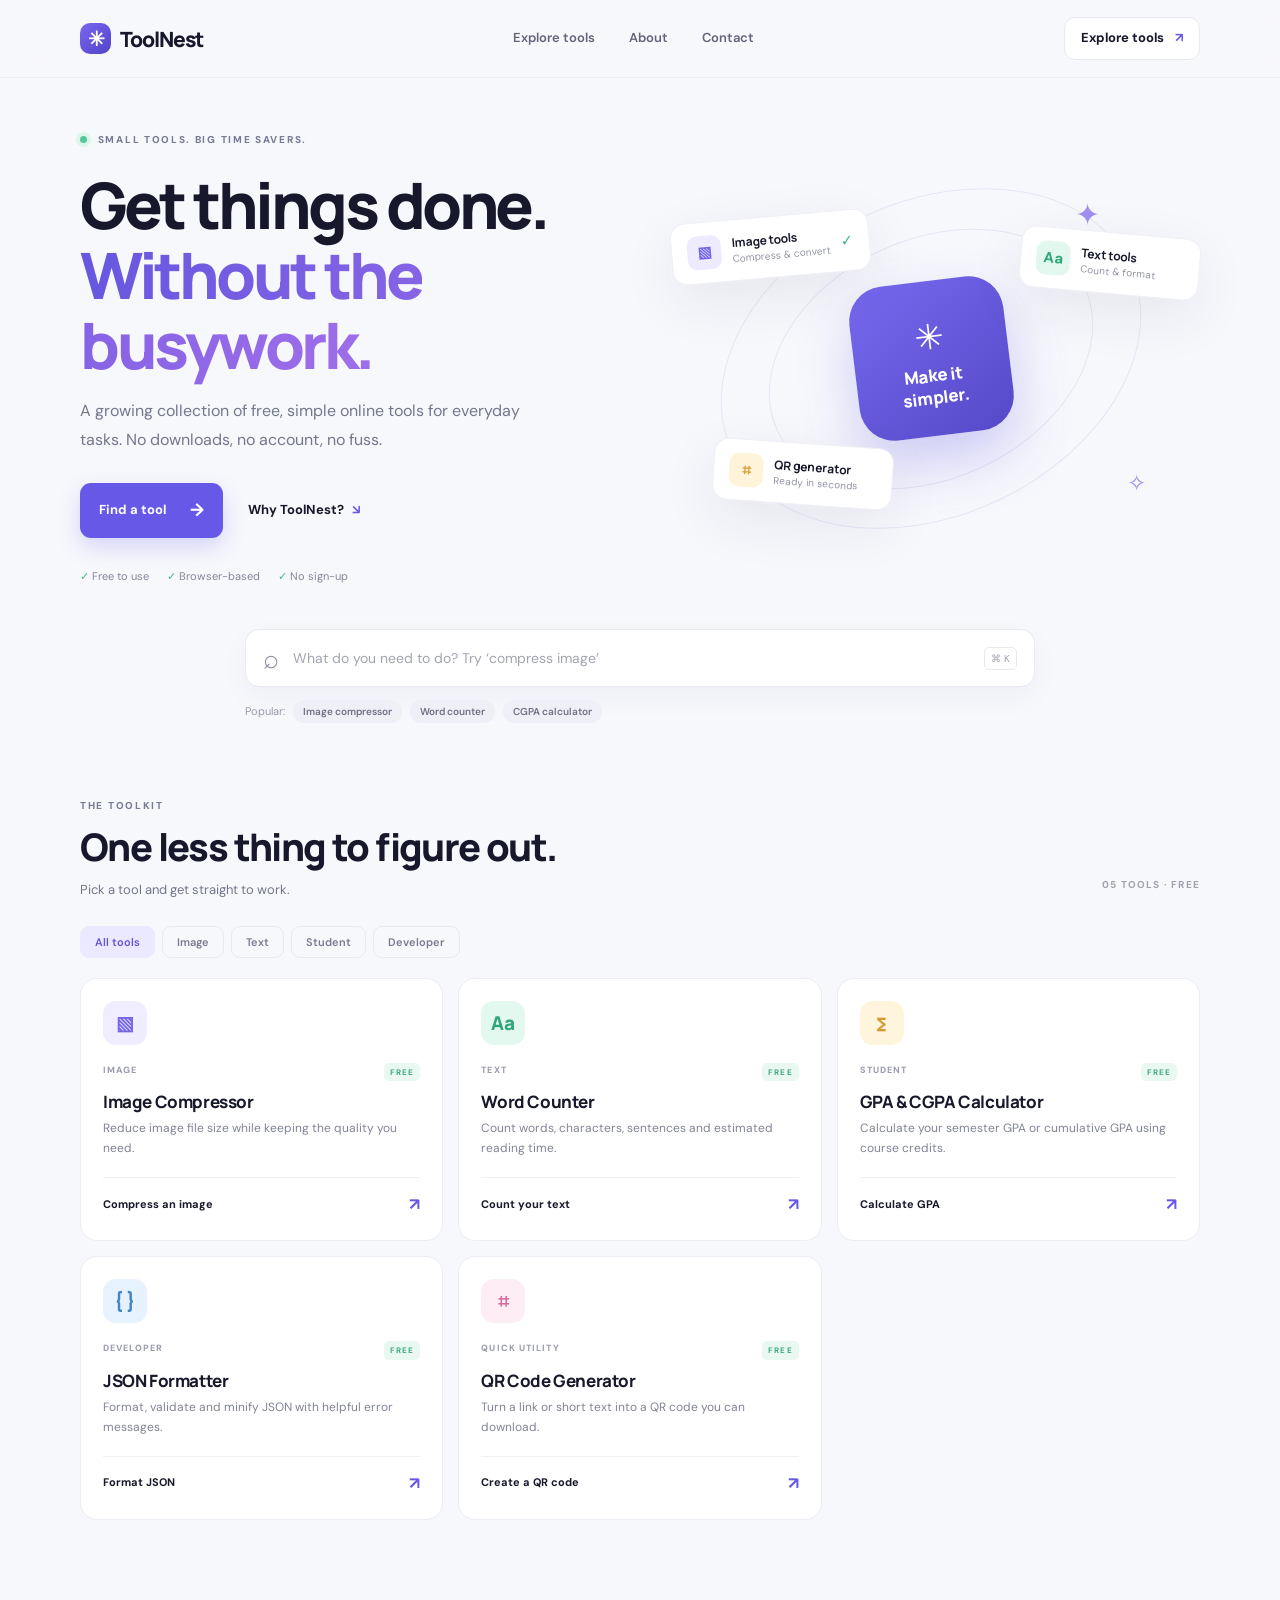
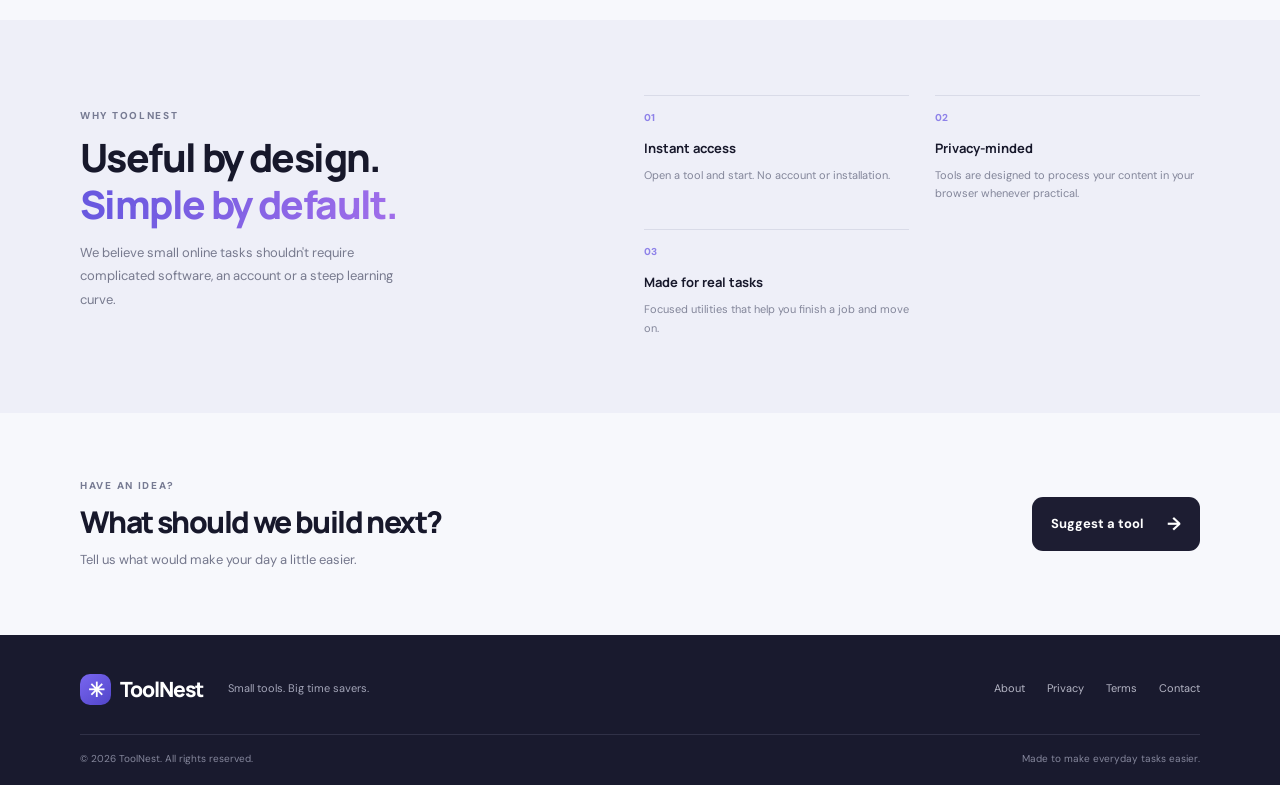
<file: toolnest-site/index.html>
<!doctype html>
<html lang="en">
<head>
<meta charset="utf-8"><meta name="viewport" content="width=device-width,initial-scale=1">
<meta name="description" content="ToolNest offers free, fast online tools for images, text, students and developers. No account or installation required.">
<meta name="theme-color" content="#f7f8fc"><title>ToolNest — Free Online Tools That Make Life Easier</title>
<link rel="icon" href="assets/favicon.svg" type="image/svg+xml"><link rel="stylesheet" href="assets/styles.css">
<link rel="canonical" href="https://YOUR-DOMAIN.example/">
</head><body>
<header class="site-header"><a class="brand" href="index.html"><span class="brand-mark">✳</span> ToolNest</a><nav><a href="#tools">Explore tools</a><a href="about.html">About</a><a href="contact.html">Contact</a></nav><a class="nav-cta" href="#tools">Explore tools <span>↗</span></a><button class="menu-toggle" aria-label="Open menu">☰</button></header>
<main>
<section class="hero wrap"><div class="hero-copy"><div class="eyebrow"><span class="pulse"></span> SMALL TOOLS. BIG TIME SAVERS.</div><h1>Get things done.<br><span class="gradient-text">Without the busywork.</span></h1><p class="hero-lede">A growing collection of free, simple online tools for everyday tasks. No downloads, no account, no fuss.</p><div class="hero-actions"><a class="button primary" href="#tools">Find a tool <span>→</span></a><a class="text-link" href="#why">Why ToolNest? <span>↘</span></a></div><div class="trust-row"><span>✓ Free to use</span><span>✓ Browser-based</span><span>✓ No sign-up</span></div></div><div class="hero-art" aria-label="Illustration of online tools"><div class="orbit orbit-one"></div><div class="orbit orbit-two"></div><div class="float-card card-a"><span class="mini-icon purple">▧</span><div><b>Image tools</b><small>Compress & convert</small></div><span class="tiny-check">✓</span></div><div class="float-card card-b"><span class="mini-icon mint">Aa</span><div><b>Text tools</b><small>Count & format</small></div></div><div class="center-tile"><span>✳</span><b>Make it<br>simpler.</b></div><div class="float-card card-c"><span class="mini-icon yellow">⌗</span><div><b>QR generator</b><small>Ready in seconds</small></div></div><div class="spark spark-one">✦</div><div class="spark spark-two">✧</div></div></section>
<section class="search-section wrap"><label class="searchbox"><span>⌕</span><input id="toolSearch" type="search" placeholder="What do you need to do? Try ‘compress image’" aria-label="Search tools"><kbd>⌘ K</kbd></label><div class="quick-tags"><span>Popular:</span><button data-filter="image">Image compressor</button><button data-filter="text">Word counter</button><button data-filter="student">CGPA calculator</button></div></section>
<section class="tools-section wrap" id="tools"><div class="section-heading"><div><div class="eyebrow">THE TOOLKIT</div><h2>One less thing to figure out.</h2><p>Pick a tool and get straight to work.</p></div><span class="tool-count">05 TOOLS · FREE</span></div><div class="category-tabs" role="group" aria-label="Filter tools"><button class="active" data-category="all">All tools</button><button data-category="image">Image</button><button data-category="text">Text</button><button data-category="student">Student</button><button data-category="developer">Developer</button></div>
<div class="tool-grid" id="toolGrid">
<a class="tool-card" data-category="image" data-search="image compressor compress jpg png webp reduce size" href="tools/image-compressor.html"><div class="tool-icon icon-purple">▧</div><div class="card-meta"><span>IMAGE</span><span class="free-pill">FREE</span></div><h3>Image Compressor</h3><p>Reduce image file size while keeping the quality you need.</p><div class="card-bottom"><span>Compress an image</span><b>↗</b></div></a>
<a class="tool-card" data-category="text" data-search="word character counter reading time text count" href="tools/word-counter.html"><div class="tool-icon icon-mint">Aa</div><div class="card-meta"><span>TEXT</span><span class="free-pill">FREE</span></div><h3>Word Counter</h3><p>Count words, characters, sentences and estimated reading time.</p><div class="card-bottom"><span>Count your text</span><b>↗</b></div></a>
<a class="tool-card" data-category="student" data-search="gpa cgpa calculator grade point average university student" href="tools/cgpa-calculator.html"><div class="tool-icon icon-yellow">∑</div><div class="card-meta"><span>STUDENT</span><span class="free-pill">FREE</span></div><h3>GPA & CGPA Calculator</h3><p>Calculate your semester GPA or cumulative GPA using course credits.</p><div class="card-bottom"><span>Calculate GPA</span><b>↗</b></div></a>
<a class="tool-card" data-category="developer" data-search="json formatter validator beautifier developer code" href="tools/json-formatter.html"><div class="tool-icon icon-blue">{ }</div><div class="card-meta"><span>DEVELOPER</span><span class="free-pill">FREE</span></div><h3>JSON Formatter</h3><p>Format, validate and minify JSON with helpful error messages.</p><div class="card-bottom"><span>Format JSON</span><b>↗</b></div></a>
<a class="tool-card" data-category="text" data-search="qr code generator url link text wifi" href="tools/qr-generator.html"><div class="tool-icon icon-pink">⌗</div><div class="card-meta"><span>QUICK UTILITY</span><span class="free-pill">FREE</span></div><h3>QR Code Generator</h3><p>Turn a link or short text into a QR code you can download.</p><div class="card-bottom"><span>Create a QR code</span><b>↗</b></div></a>
</div><p class="no-results" id="noResults" hidden>No tools match that search yet. Try another keyword.</p></section>
<section class="why-section" id="why"><div class="wrap why-inner"><div><div class="eyebrow">WHY TOOLNEST</div><h2>Useful by design.<br><span class="gradient-text">Simple by default.</span></h2><p>We believe small online tasks shouldn't require complicated software, an account or a steep learning curve.</p></div><div class="benefits"><div><span>01</span><b>Instant access</b><p>Open a tool and start. No account or installation.</p></div><div><span>02</span><b>Privacy-minded</b><p>Tools are designed to process your content in your browser whenever practical.</p></div><div><span>03</span><b>Made for real tasks</b><p>Focused utilities that help you finish a job and move on.</p></div></div></div></section>
<section class="cta wrap"><div><div class="eyebrow">HAVE AN IDEA?</div><h2>What should we build next?</h2><p>Tell us what would make your day a little easier.</p></div><a class="button dark" href="contact.html">Suggest a tool <span>→</span></a></section>
</main>
<footer class="footer"><div class="wrap footer-top"><a class="brand" href="index.html"><span class="brand-mark">✳</span> ToolNest</a><p>Small tools. Big time savers.</p><div class="footer-links"><a href="about.html">About</a><a href="privacy.html">Privacy</a><a href="terms.html">Terms</a><a href="contact.html">Contact</a></div></div><div class="wrap footer-bottom"><span>© <span id="year"></span> ToolNest. All rights reserved.</span><span>Made to make everyday tasks easier.</span></div></footer>
<script src="assets/app.js"></script></body></html>
</file>
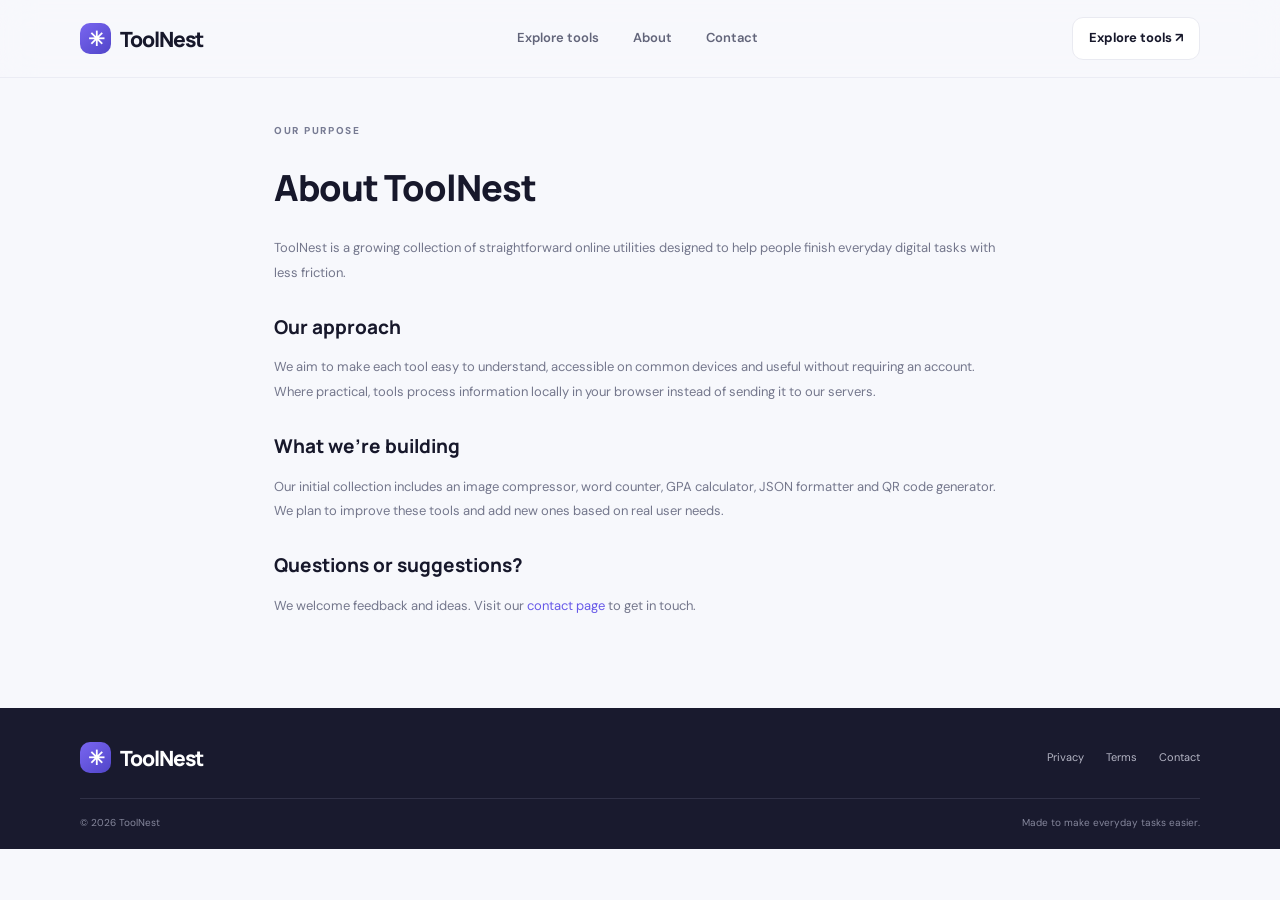
<file: toolnest-site/about.html>
<!doctype html><html lang="en"><head><meta charset="utf-8"><meta name="viewport" content="width=device-width,initial-scale=1"><meta name="description" content="Learn about ToolNest, a collection of simple free online tools."><title>About ToolNest</title><link rel="stylesheet" href="assets/styles.css"><link rel="icon" href="assets/favicon.svg"></head><body><header class="site-header"><a class="brand" href="index.html"><span class="brand-mark">✳</span> ToolNest</a><nav><a href="index.html#tools">Explore tools</a><a href="about.html">About</a><a href="contact.html">Contact</a></nav><a class="nav-cta" href="index.html#tools">Explore tools ↗</a></header><main class="legal"><div class="eyebrow">OUR PURPOSE</div><h1>About ToolNest</h1><p>ToolNest is a growing collection of straightforward online utilities designed to help people finish everyday digital tasks with less friction.</p><h2>Our approach</h2><p>We aim to make each tool easy to understand, accessible on common devices and useful without requiring an account. Where practical, tools process information locally in your browser instead of sending it to our servers.</p><h2>What we're building</h2><p>Our initial collection includes an image compressor, word counter, GPA calculator, JSON formatter and QR code generator. We plan to improve these tools and add new ones based on real user needs.</p><h2>Questions or suggestions?</h2><p>We welcome feedback and ideas. Visit our <a href="contact.html" style="color:#6759e8">contact page</a> to get in touch.</p></main><footer class="footer"><div class="wrap footer-top"><a class="brand" href="index.html"><span class="brand-mark">✳</span> ToolNest</a><div class="footer-links"><a href="privacy.html">Privacy</a><a href="terms.html">Terms</a><a href="contact.html">Contact</a></div></div><div class="wrap footer-bottom"><span>© <span id="year"></span> ToolNest</span><span>Made to make everyday tasks easier.</span></div></footer><script src="assets/app.js"></script></body></html>
</file>
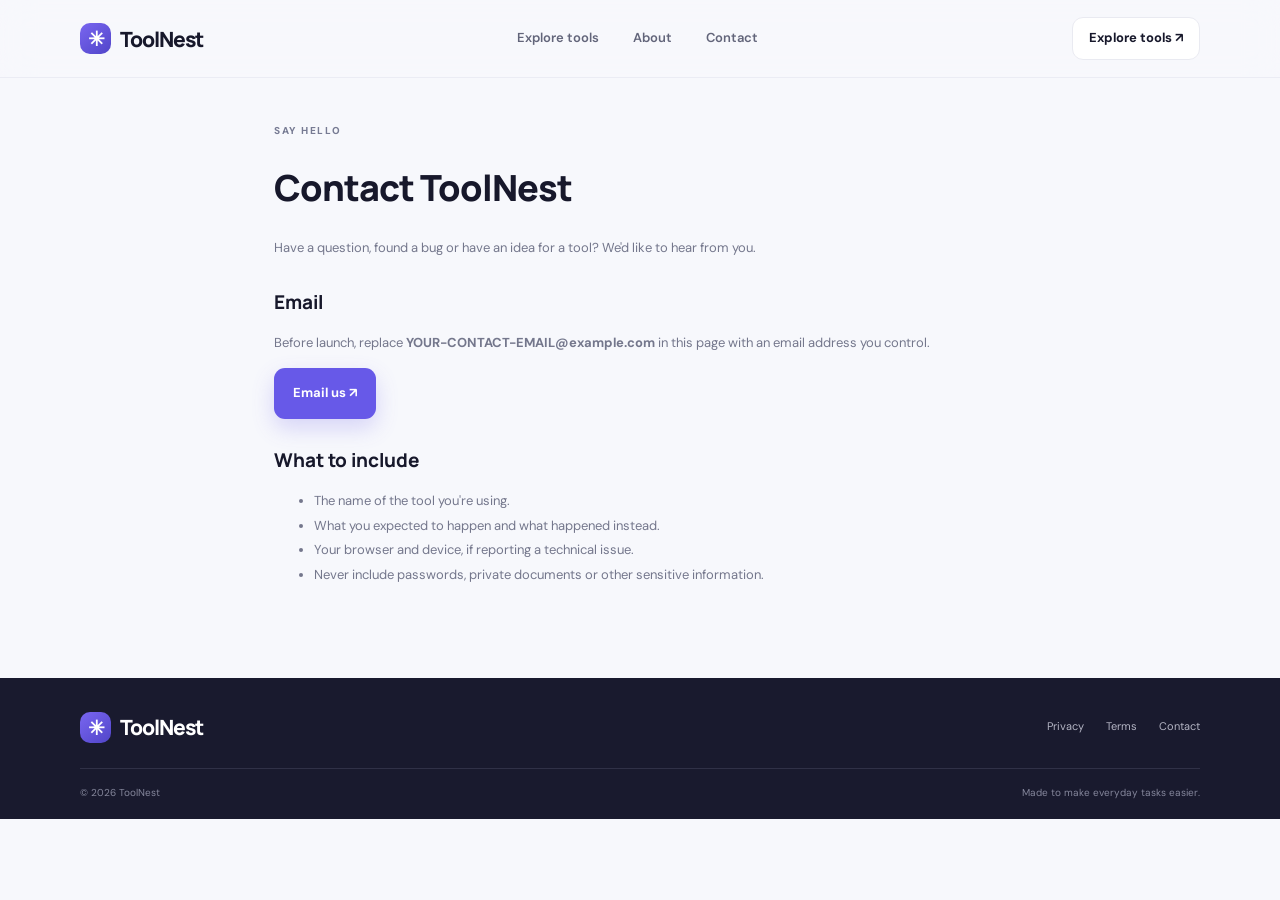
<file: toolnest-site/contact.html>
<!doctype html><html lang="en"><head><meta charset="utf-8"><meta name="viewport" content="width=device-width,initial-scale=1"><meta name="description" content="Contact ToolNest with feedback, questions or suggestions for new tools."><title>Contact ToolNest</title><link rel="stylesheet" href="assets/styles.css"><link rel="icon" href="assets/favicon.svg"></head><body><header class="site-header"><a class="brand" href="index.html"><span class="brand-mark">✳</span> ToolNest</a><nav><a href="index.html#tools">Explore tools</a><a href="about.html">About</a><a href="contact.html">Contact</a></nav><a class="nav-cta" href="index.html#tools">Explore tools ↗</a></header><main class="legal"><div class="eyebrow">SAY HELLO</div><h1>Contact ToolNest</h1><p>Have a question, found a bug or have an idea for a tool? We'd like to hear from you.</p><h2>Email</h2><p>Before launch, replace <b>YOUR-CONTACT-EMAIL@example.com</b> in this page with an email address you control.</p><p><a class="button primary" href="mailto:YOUR-CONTACT-EMAIL@example.com?subject=ToolNest%20feedback">Email us ↗</a></p><h2>What to include</h2><ul><li>The name of the tool you're using.</li><li>What you expected to happen and what happened instead.</li><li>Your browser and device, if reporting a technical issue.</li><li>Never include passwords, private documents or other sensitive information.</li></ul></main><footer class="footer"><div class="wrap footer-top"><a class="brand" href="index.html"><span class="brand-mark">✳</span> ToolNest</a><div class="footer-links"><a href="privacy.html">Privacy</a><a href="terms.html">Terms</a><a href="contact.html">Contact</a></div></div><div class="wrap footer-bottom"><span>© <span id="year"></span> ToolNest</span><span>Made to make everyday tasks easier.</span></div></footer><script src="assets/app.js"></script></body></html>
</file>
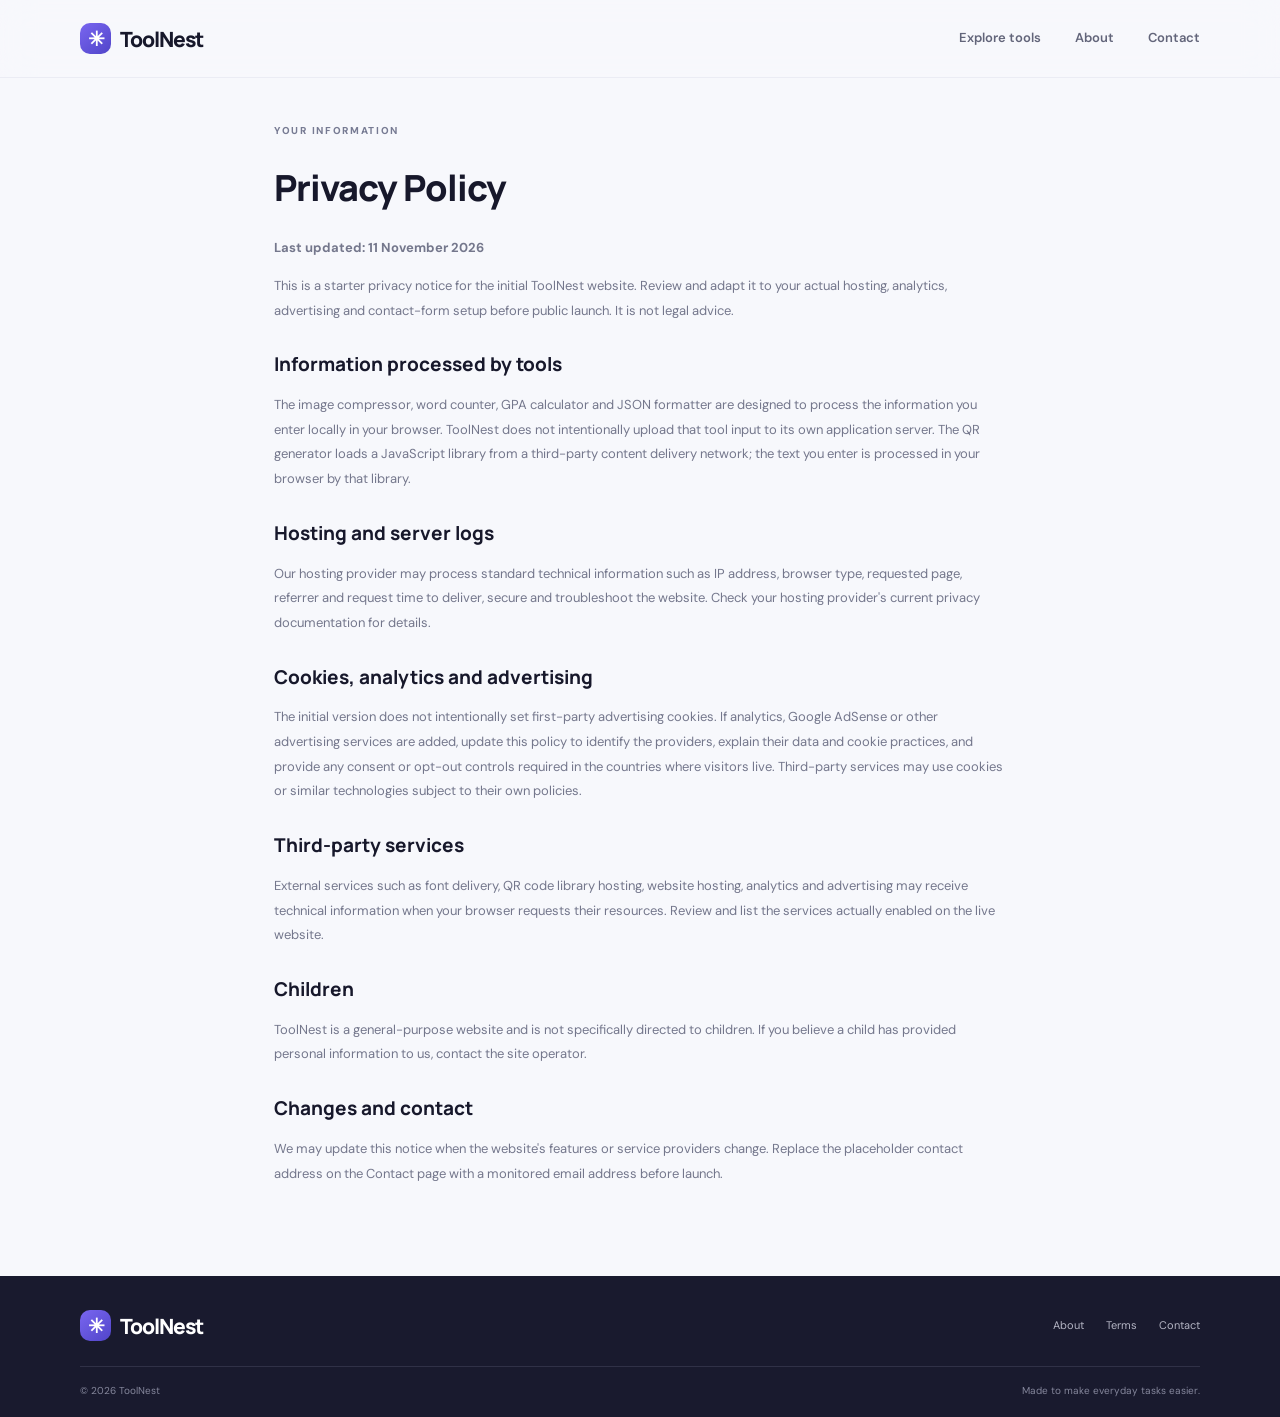
<file: toolnest-site/privacy.html>
<!doctype html><html lang="en"><head><meta charset="utf-8"><meta name="viewport" content="width=device-width,initial-scale=1"><meta name="description" content="Read the ToolNest privacy information."><title>Privacy Policy | ToolNest</title><link rel="stylesheet" href="assets/styles.css"><link rel="icon" href="assets/favicon.svg"></head><body><header class="site-header"><a class="brand" href="index.html"><span class="brand-mark">✳</span> ToolNest</a><nav><a href="index.html#tools">Explore tools</a><a href="about.html">About</a><a href="contact.html">Contact</a></nav></header><main class="legal"><div class="eyebrow">YOUR INFORMATION</div><h1>Privacy Policy</h1><p><b>Last updated: 11 November 2026</b></p><p>This is a starter privacy notice for the initial ToolNest website. Review and adapt it to your actual hosting, analytics, advertising and contact-form setup before public launch. It is not legal advice.</p><h2>Information processed by tools</h2><p>The image compressor, word counter, GPA calculator and JSON formatter are designed to process the information you enter locally in your browser. ToolNest does not intentionally upload that tool input to its own application server. The QR generator loads a JavaScript library from a third-party content delivery network; the text you enter is processed in your browser by that library.</p><h2>Hosting and server logs</h2><p>Our hosting provider may process standard technical information such as IP address, browser type, requested page, referrer and request time to deliver, secure and troubleshoot the website. Check your hosting provider's current privacy documentation for details.</p><h2>Cookies, analytics and advertising</h2><p>The initial version does not intentionally set first-party advertising cookies. If analytics, Google AdSense or other advertising services are added, update this policy to identify the providers, explain their data and cookie practices, and provide any consent or opt-out controls required in the countries where visitors live. Third-party services may use cookies or similar technologies subject to their own policies.</p><h2>Third-party services</h2><p>External services such as font delivery, QR code library hosting, website hosting, analytics and advertising may receive technical information when your browser requests their resources. Review and list the services actually enabled on the live website.</p><h2>Children</h2><p>ToolNest is a general-purpose website and is not specifically directed to children. If you believe a child has provided personal information to us, contact the site operator.</p><h2>Changes and contact</h2><p>We may update this notice when the website's features or service providers change. Replace the placeholder contact address on the Contact page with a monitored email address before launch.</p></main><footer class="footer"><div class="wrap footer-top"><a class="brand" href="index.html"><span class="brand-mark">✳</span> ToolNest</a><div class="footer-links"><a href="about.html">About</a><a href="terms.html">Terms</a><a href="contact.html">Contact</a></div></div><div class="wrap footer-bottom"><span>© <span id="year"></span> ToolNest</span><span>Made to make everyday tasks easier.</span></div></footer><script src="assets/app.js"></script></body></html>
</file>
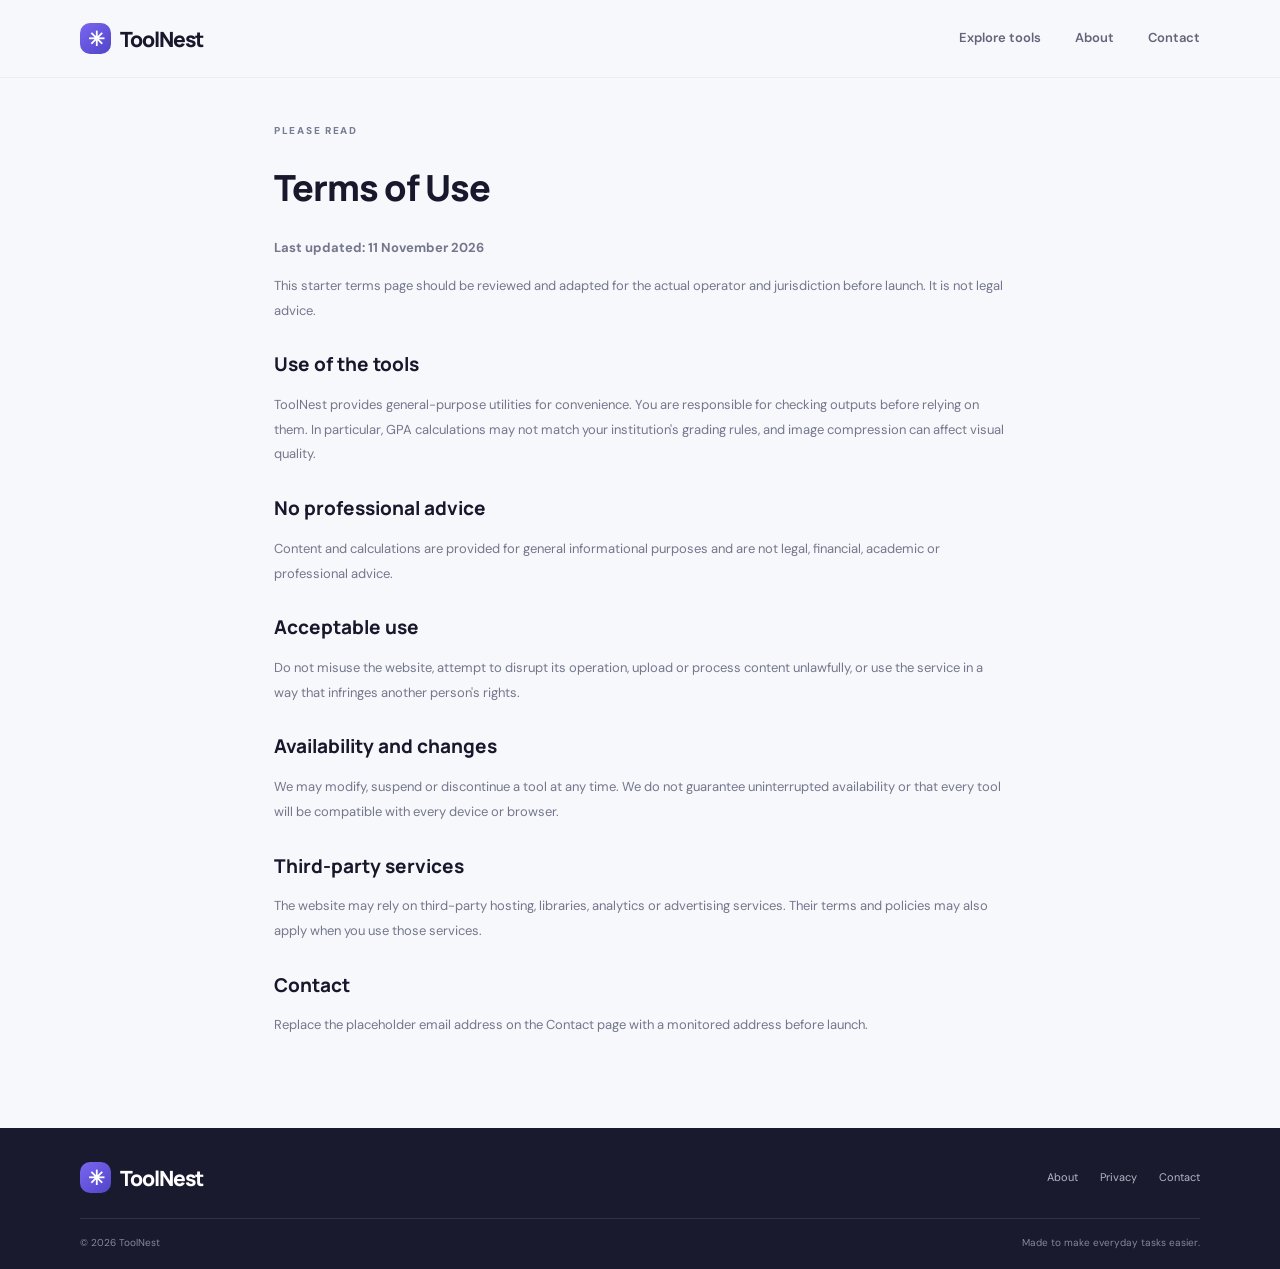
<file: toolnest-site/terms.html>
<!doctype html><html lang="en"><head><meta charset="utf-8"><meta name="viewport" content="width=device-width,initial-scale=1"><meta name="description" content="Read the ToolNest terms of use."><title>Terms of Use | ToolNest</title><link rel="stylesheet" href="assets/styles.css"><link rel="icon" href="assets/favicon.svg"></head><body><header class="site-header"><a class="brand" href="index.html"><span class="brand-mark">✳</span> ToolNest</a><nav><a href="index.html#tools">Explore tools</a><a href="about.html">About</a><a href="contact.html">Contact</a></nav></header><main class="legal"><div class="eyebrow">PLEASE READ</div><h1>Terms of Use</h1><p><b>Last updated: 11 November 2026</b></p><p>This starter terms page should be reviewed and adapted for the actual operator and jurisdiction before launch. It is not legal advice.</p><h2>Use of the tools</h2><p>ToolNest provides general-purpose utilities for convenience. You are responsible for checking outputs before relying on them. In particular, GPA calculations may not match your institution's grading rules, and image compression can affect visual quality.</p><h2>No professional advice</h2><p>Content and calculations are provided for general informational purposes and are not legal, financial, academic or professional advice.</p><h2>Acceptable use</h2><p>Do not misuse the website, attempt to disrupt its operation, upload or process content unlawfully, or use the service in a way that infringes another person's rights.</p><h2>Availability and changes</h2><p>We may modify, suspend or discontinue a tool at any time. We do not guarantee uninterrupted availability or that every tool will be compatible with every device or browser.</p><h2>Third-party services</h2><p>The website may rely on third-party hosting, libraries, analytics or advertising services. Their terms and policies may also apply when you use those services.</p><h2>Contact</h2><p>Replace the placeholder email address on the Contact page with a monitored address before launch.</p></main><footer class="footer"><div class="wrap footer-top"><a class="brand" href="index.html"><span class="brand-mark">✳</span> ToolNest</a><div class="footer-links"><a href="about.html">About</a><a href="privacy.html">Privacy</a><a href="contact.html">Contact</a></div></div><div class="wrap footer-bottom"><span>© <span id="year"></span> ToolNest</span><span>Made to make everyday tasks easier.</span></div></footer><script src="assets/app.js"></script></body></html>
</file>
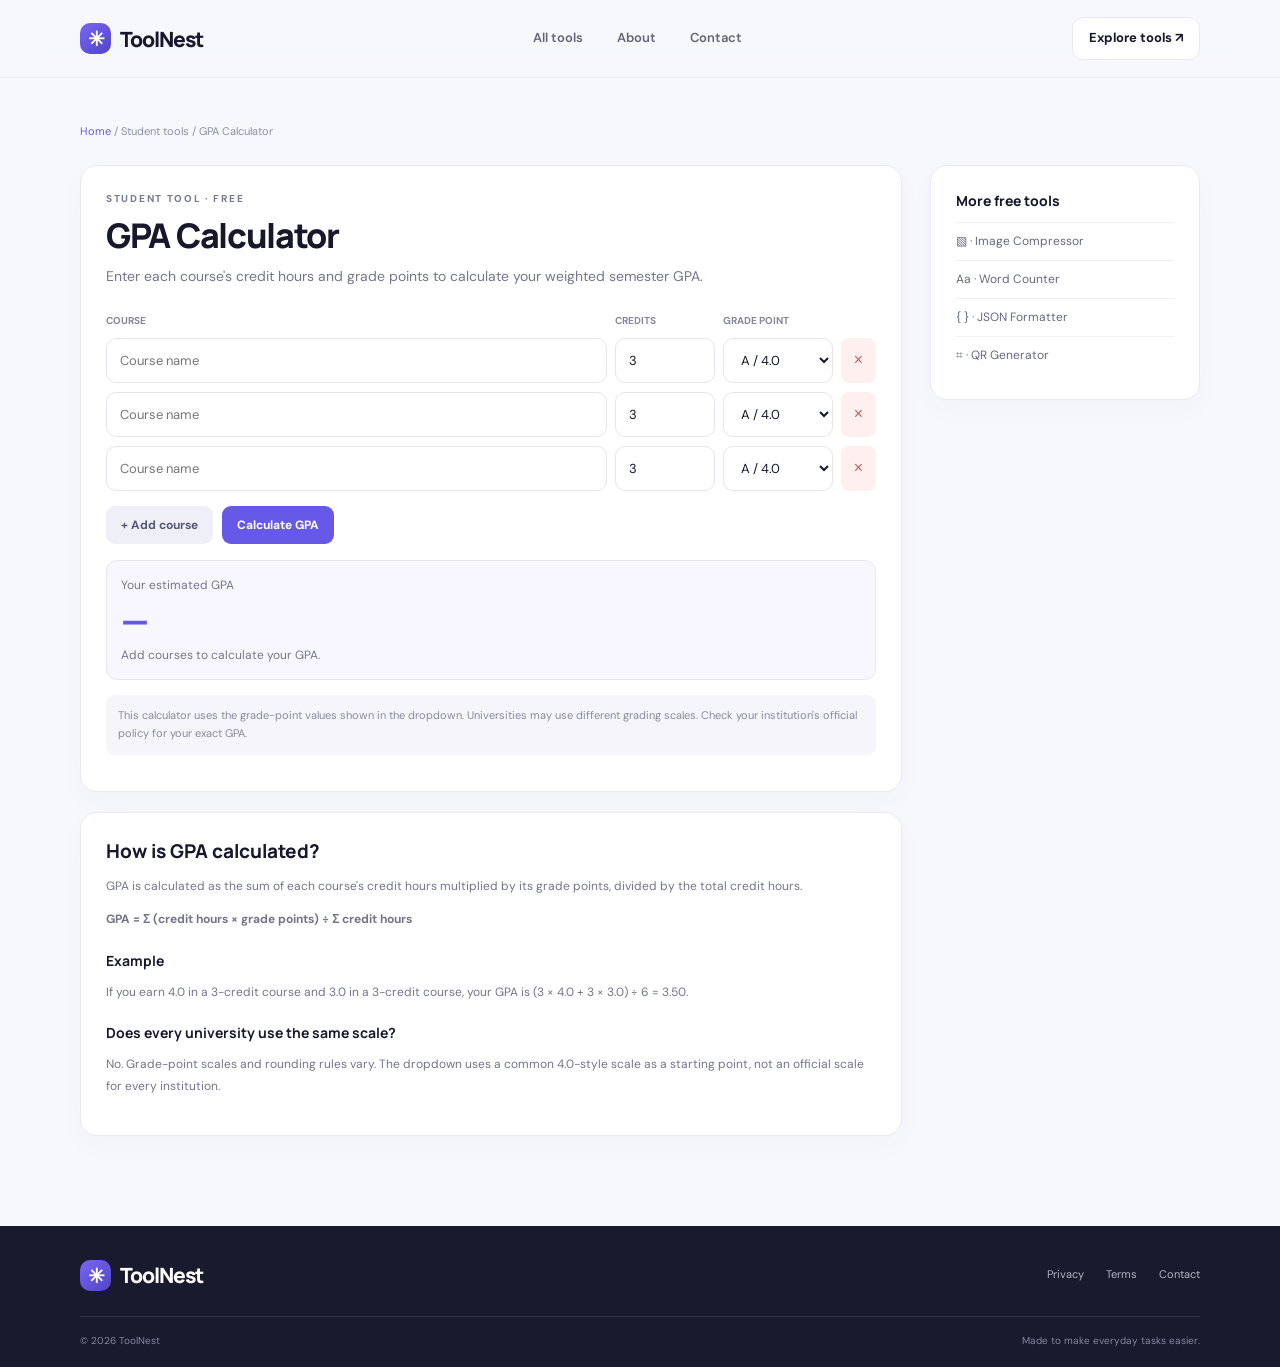
<file: toolnest-site/tools/cgpa-calculator.html>
<!doctype html><html lang="en"><head><meta charset="utf-8"><meta name="viewport" content="width=device-width,initial-scale=1"><meta name="description" content="Calculate semester GPA using course credit hours and grade points with this free online GPA calculator."><title>Free GPA & CGPA Calculator | ToolNest</title><link rel="stylesheet" href="../assets/styles.css"><link rel="icon" href="../assets/favicon.svg"><link rel="canonical" href="https://YOUR-DOMAIN.example/tools/cgpa-calculator.html"></head><body><header class="site-header"><a class="brand" href="../index.html"><span class="brand-mark">✳</span> ToolNest</a><nav><a href="../index.html#tools">All tools</a><a href="../about.html">About</a><a href="../contact.html">Contact</a></nav><a class="nav-cta" href="../index.html#tools">Explore tools ↗</a><button class="menu-toggle">☰</button></header><main class="tool-main wrap"><div class="breadcrumbs"><a href="../index.html">Home</a> / Student tools / GPA Calculator</div><div class="tool-layout"><div><section class="tool-panel"><div class="eyebrow">STUDENT TOOL · FREE</div><h1 class="tool-title">GPA Calculator</h1><p class="tool-intro">Enter each course's credit hours and grade points to calculate your weighted semester GPA.</p><div class="course-row" style="font-size:10px;color:#85879a;font-weight:700"><span>COURSE</span><span>CREDITS</span><span>GRADE POINT</span><span></span></div><div id="courseList"></div><div class="button-row"><button class="btn secondary" id="addCourse">+ Add course</button><button class="btn" id="calculateGpa">Calculate GPA</button></div><div class="result"><span class="muted">Your estimated GPA</span><div id="gpaResult" style="font:800 36px Manrope;color:#6759e8">—</div><span class="muted" id="gpaDetail">Add courses to calculate your GPA.</span></div><p class="notice">This calculator uses the grade-point values shown in the dropdown. Universities may use different grading scales. Check your institution's official policy for your exact GPA.</p></section><section class="content-panel"><h2>How is GPA calculated?</h2><p>GPA is calculated as the sum of each course's credit hours multiplied by its grade points, divided by the total credit hours.</p><p><b>GPA = Σ (credit hours × grade points) ÷ Σ credit hours</b></p><h3>Example</h3><p>If you earn 4.0 in a 3-credit course and 3.0 in a 3-credit course, your GPA is (3 × 4.0 + 3 × 3.0) ÷ 6 = 3.50.</p><h3>Does every university use the same scale?</h3><p>No. Grade-point scales and rounding rules vary. The dropdown uses a common 4.0-style scale as a starting point, not an official scale for every institution.</p></section></div><aside class="side-panel"><h3>More free tools</h3><a href="image-compressor.html">▧ · Image Compressor</a><a href="word-counter.html">Aa · Word Counter</a><a href="json-formatter.html">{ } · JSON Formatter</a><a href="qr-generator.html">⌗ · QR Generator</a></aside></div></main><footer class="footer"><div class="wrap footer-top"><a class="brand" href="../index.html"><span class="brand-mark">✳</span> ToolNest</a><div class="footer-links"><a href="../privacy.html">Privacy</a><a href="../terms.html">Terms</a><a href="../contact.html">Contact</a></div></div><div class="wrap footer-bottom"><span>© <span id="year"></span> ToolNest</span><span>Made to make everyday tasks easier.</span></div></footer><script src="../assets/app.js"></script><script src="../assets/tool.js"></script></body></html>
</file>
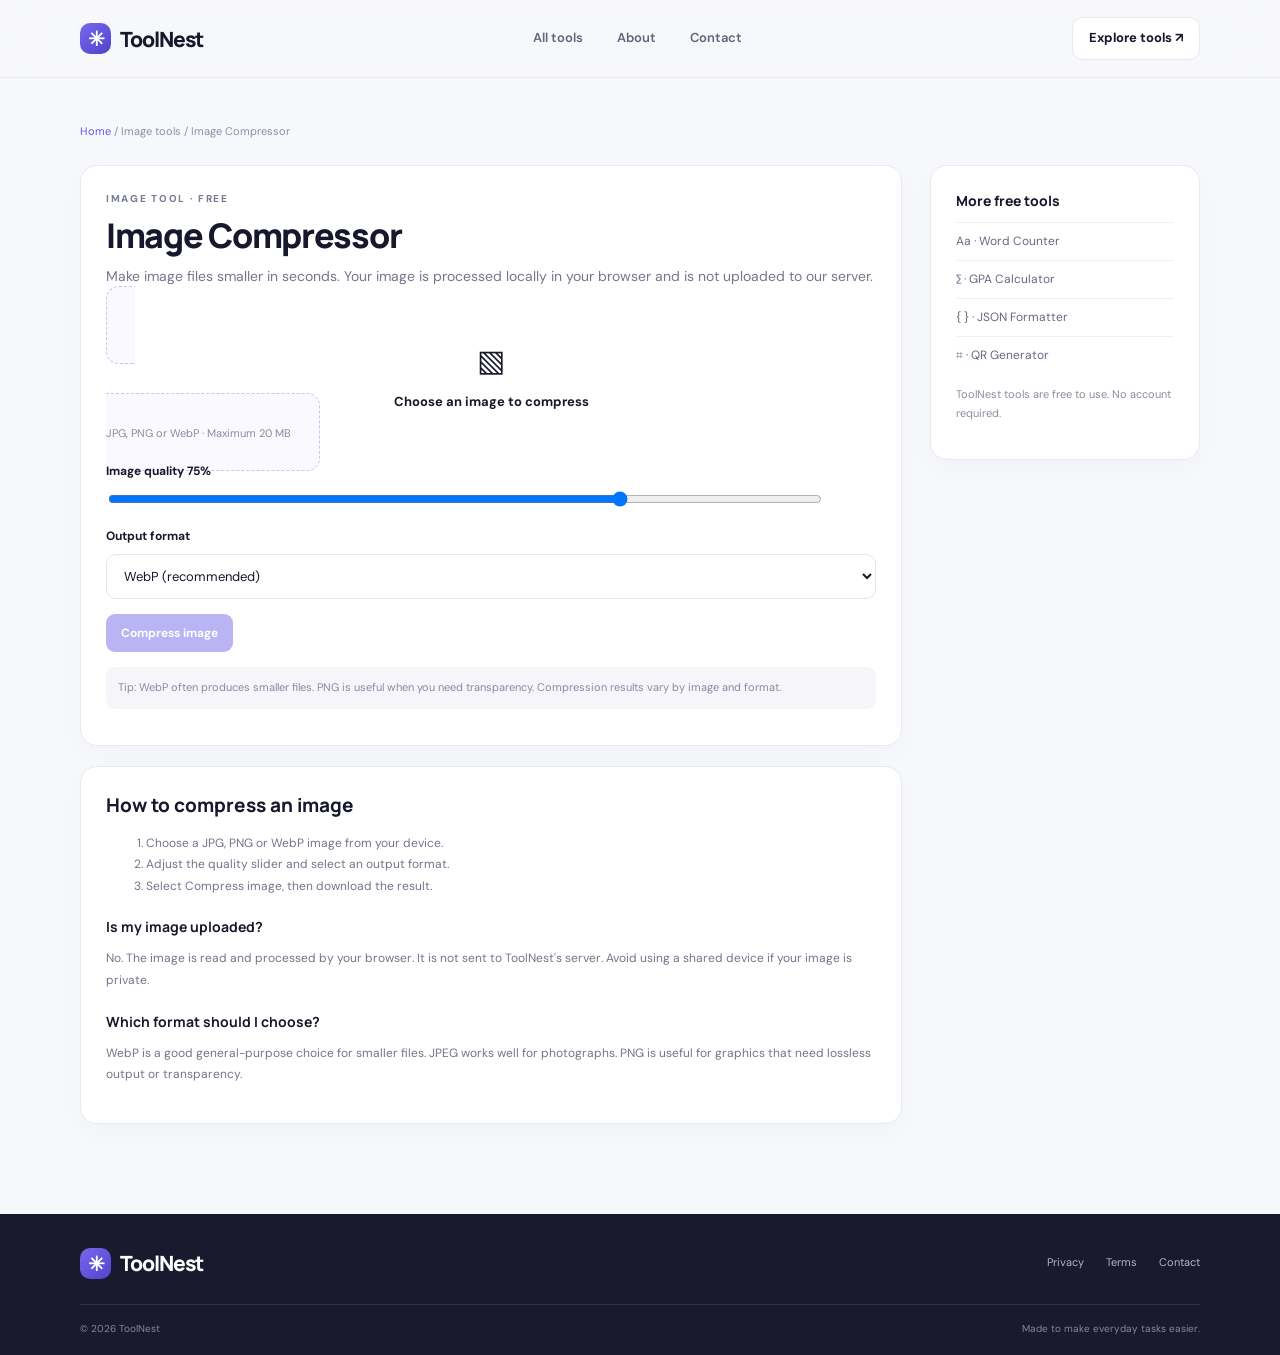
<file: toolnest-site/tools/image-compressor.html>
<!doctype html><html lang="en"><head><meta charset="utf-8"><meta name="viewport" content="width=device-width,initial-scale=1"><meta name="description" content="Compress JPG, PNG and WebP images in your browser. Adjust quality and download a smaller image for free."><title>Free Image Compressor Online | ToolNest</title><link rel="stylesheet" href="../assets/styles.css"><link rel="icon" href="../assets/favicon.svg"><link rel="canonical" href="https://YOUR-DOMAIN.example/tools/image-compressor.html"></head><body><header class="site-header"><a class="brand" href="../index.html"><span class="brand-mark">✳</span> ToolNest</a><nav><a href="../index.html#tools">All tools</a><a href="../about.html">About</a><a href="../contact.html">Contact</a></nav><a class="nav-cta" href="../index.html#tools">Explore tools ↗</a><button class="menu-toggle">☰</button></header><main class="tool-main wrap"><div class="breadcrumbs"><a href="../index.html">Home</a> / Image tools / Image Compressor</div><div class="tool-layout"><div><section class="tool-panel"><div class="eyebrow">IMAGE TOOL · FREE</div><h1 class="tool-title">Image Compressor</h1><p class="tool-intro">Make image files smaller in seconds. Your image is processed locally in your browser and is not uploaded to our server.</p><label class="dropzone" for="imageFile"><div style="font-size:30px">▧</div><strong>Choose an image to compress</strong><span>JPG, PNG or WebP · Maximum 20 MB</span><input id="imageFile" type="file" accept="image/jpeg,image/png,image/webp"></label><img id="imagePreview" class="file-preview" alt="Selected image preview" hidden><p id="imageInfo" class="muted"></p><div style="margin-top:18px"><label class="form-label" for="quality">Image quality <span id="qualityValue">75%</span></label><div class="range-row"><input id="quality" type="range" min="10" max="100" value="75"><output id="qualityValue2" aria-hidden="true"></output></div></div><div style="margin-top:18px"><label class="form-label" for="imageFormat">Output format</label><select class="field" id="imageFormat"><option value="image/webp">WebP (recommended)</option><option value="image/jpeg">JPEG</option><option value="image/png">PNG</option></select></div><div class="button-row"><button class="btn" id="compressBtn" disabled>Compress image</button></div><div id="imageResult" class="result" hidden></div><p class="notice">Tip: WebP often produces smaller files. PNG is useful when you need transparency. Compression results vary by image and format.</p></section><section class="content-panel"><h2>How to compress an image</h2><ol><li>Choose a JPG, PNG or WebP image from your device.</li><li>Adjust the quality slider and select an output format.</li><li>Select Compress image, then download the result.</li></ol><h3>Is my image uploaded?</h3><p>No. The image is read and processed by your browser. It is not sent to ToolNest's server. Avoid using a shared device if your image is private.</p><h3>Which format should I choose?</h3><p>WebP is a good general-purpose choice for smaller files. JPEG works well for photographs. PNG is useful for graphics that need lossless output or transparency.</p></section></div><aside class="side-panel"><h3>More free tools</h3><a href="word-counter.html">Aa · Word Counter</a><a href="cgpa-calculator.html">∑ · GPA Calculator</a><a href="json-formatter.html">{ } · JSON Formatter</a><a href="qr-generator.html">⌗ · QR Generator</a><p>ToolNest tools are free to use. No account required.</p></aside></div></main><footer class="footer"><div class="wrap footer-top"><a class="brand" href="../index.html"><span class="brand-mark">✳</span> ToolNest</a><div class="footer-links"><a href="../privacy.html">Privacy</a><a href="../terms.html">Terms</a><a href="../contact.html">Contact</a></div></div><div class="wrap footer-bottom"><span>© <span id="year"></span> ToolNest</span><span>Made to make everyday tasks easier.</span></div></footer><script src="../assets/app.js"></script><script src="../assets/tool.js"></script><script>document.getElementById('quality').addEventListener('input',e=>document.getElementById('qualityValue').textContent=e.target.value+'%')</script></body></html>
</file>
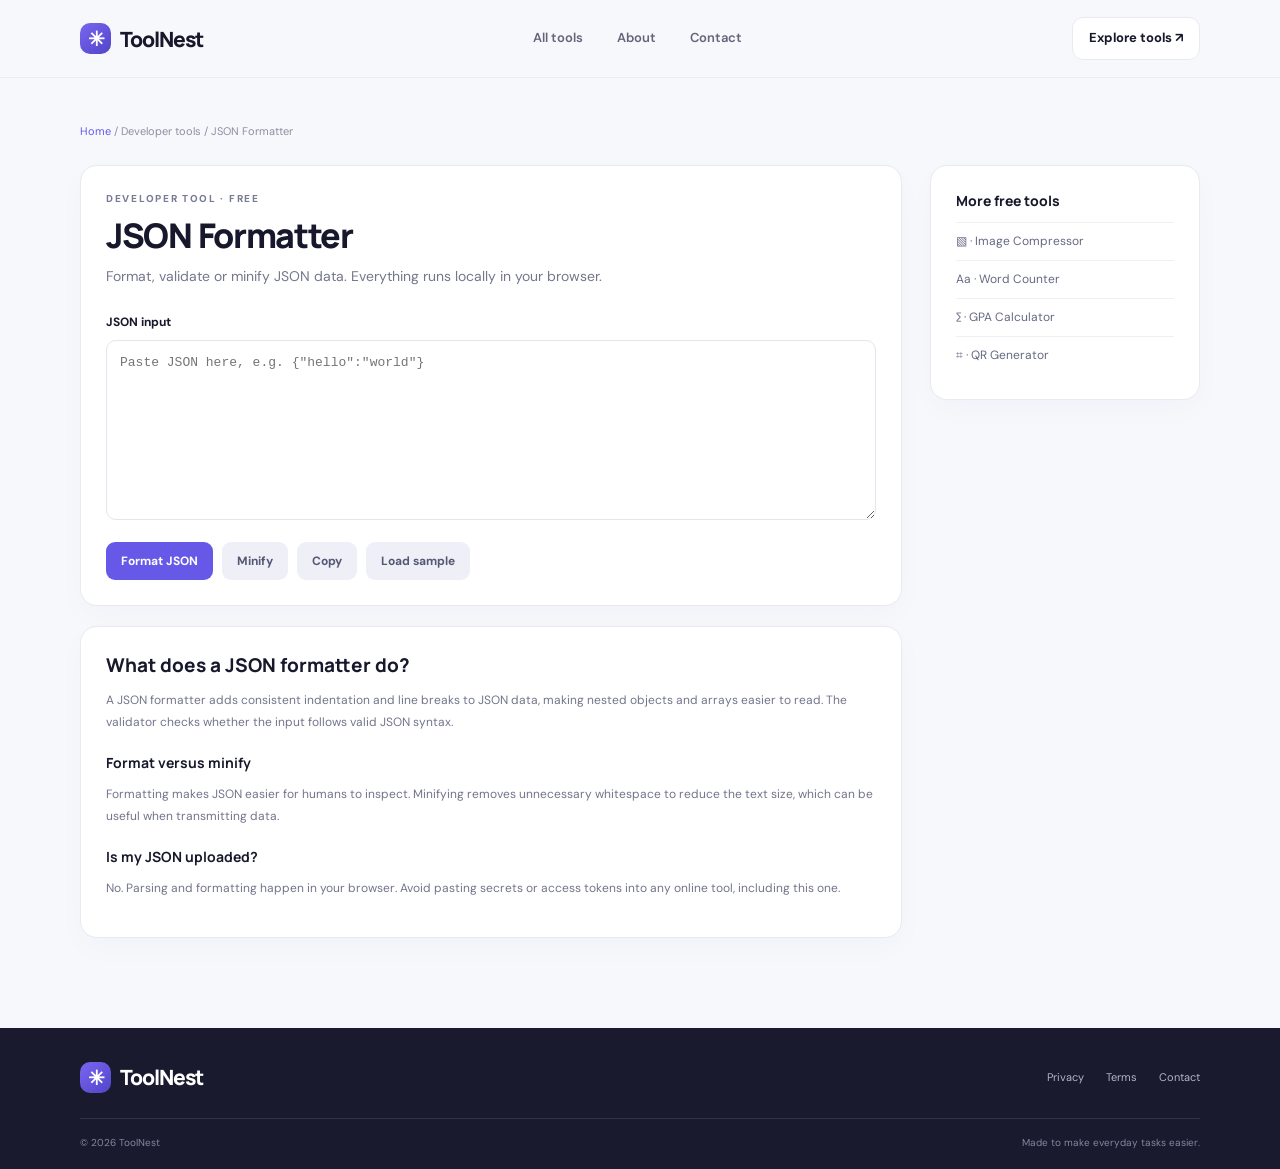
<file: toolnest-site/tools/json-formatter.html>
<!doctype html><html lang="en"><head><meta charset="utf-8"><meta name="viewport" content="width=device-width,initial-scale=1"><meta name="description" content="Format, validate and minify JSON online for free. Beautify JSON data with indentation in your browser."><title>Free JSON Formatter & Validator | ToolNest</title><link rel="stylesheet" href="../assets/styles.css"><link rel="icon" href="../assets/favicon.svg"><link rel="canonical" href="https://YOUR-DOMAIN.example/tools/json-formatter.html"></head><body><header class="site-header"><a class="brand" href="../index.html"><span class="brand-mark">✳</span> ToolNest</a><nav><a href="../index.html#tools">All tools</a><a href="../about.html">About</a><a href="../contact.html">Contact</a></nav><a class="nav-cta" href="../index.html#tools">Explore tools ↗</a><button class="menu-toggle">☰</button></header><main class="tool-main wrap"><div class="breadcrumbs"><a href="../index.html">Home</a> / Developer tools / JSON Formatter</div><div class="tool-layout"><div><section class="tool-panel"><div class="eyebrow">DEVELOPER TOOL · FREE</div><h1 class="tool-title">JSON Formatter</h1><p class="tool-intro">Format, validate or minify JSON data. Everything runs locally in your browser.</p><label class="form-label" for="jsonInput">JSON input</label><textarea class="textarea" id="jsonInput" spellcheck="false" placeholder='Paste JSON here, e.g. {"hello":"world"}' style="font-family:ui-monospace,monospace"></textarea><div class="button-row"><button class="btn" id="formatJson">Format JSON</button><button class="btn secondary" id="minifyJson">Minify</button><button class="btn secondary" id="copyJson">Copy</button><button class="btn secondary" id="sampleJson">Load sample</button></div><div id="jsonResult" class="result" hidden></div></section><section class="content-panel"><h2>What does a JSON formatter do?</h2><p>A JSON formatter adds consistent indentation and line breaks to JSON data, making nested objects and arrays easier to read. The validator checks whether the input follows valid JSON syntax.</p><h3>Format versus minify</h3><p>Formatting makes JSON easier for humans to inspect. Minifying removes unnecessary whitespace to reduce the text size, which can be useful when transmitting data.</p><h3>Is my JSON uploaded?</h3><p>No. Parsing and formatting happen in your browser. Avoid pasting secrets or access tokens into any online tool, including this one.</p></section></div><aside class="side-panel"><h3>More free tools</h3><a href="image-compressor.html">▧ · Image Compressor</a><a href="word-counter.html">Aa · Word Counter</a><a href="cgpa-calculator.html">∑ · GPA Calculator</a><a href="qr-generator.html">⌗ · QR Generator</a></aside></div></main><footer class="footer"><div class="wrap footer-top"><a class="brand" href="../index.html"><span class="brand-mark">✳</span> ToolNest</a><div class="footer-links"><a href="../privacy.html">Privacy</a><a href="../terms.html">Terms</a><a href="../contact.html">Contact</a></div></div><div class="wrap footer-bottom"><span>© <span id="year"></span> ToolNest</span><span>Made to make everyday tasks easier.</span></div></footer><script src="../assets/app.js"></script><script src="../assets/tool.js"></script></body></html>
</file>
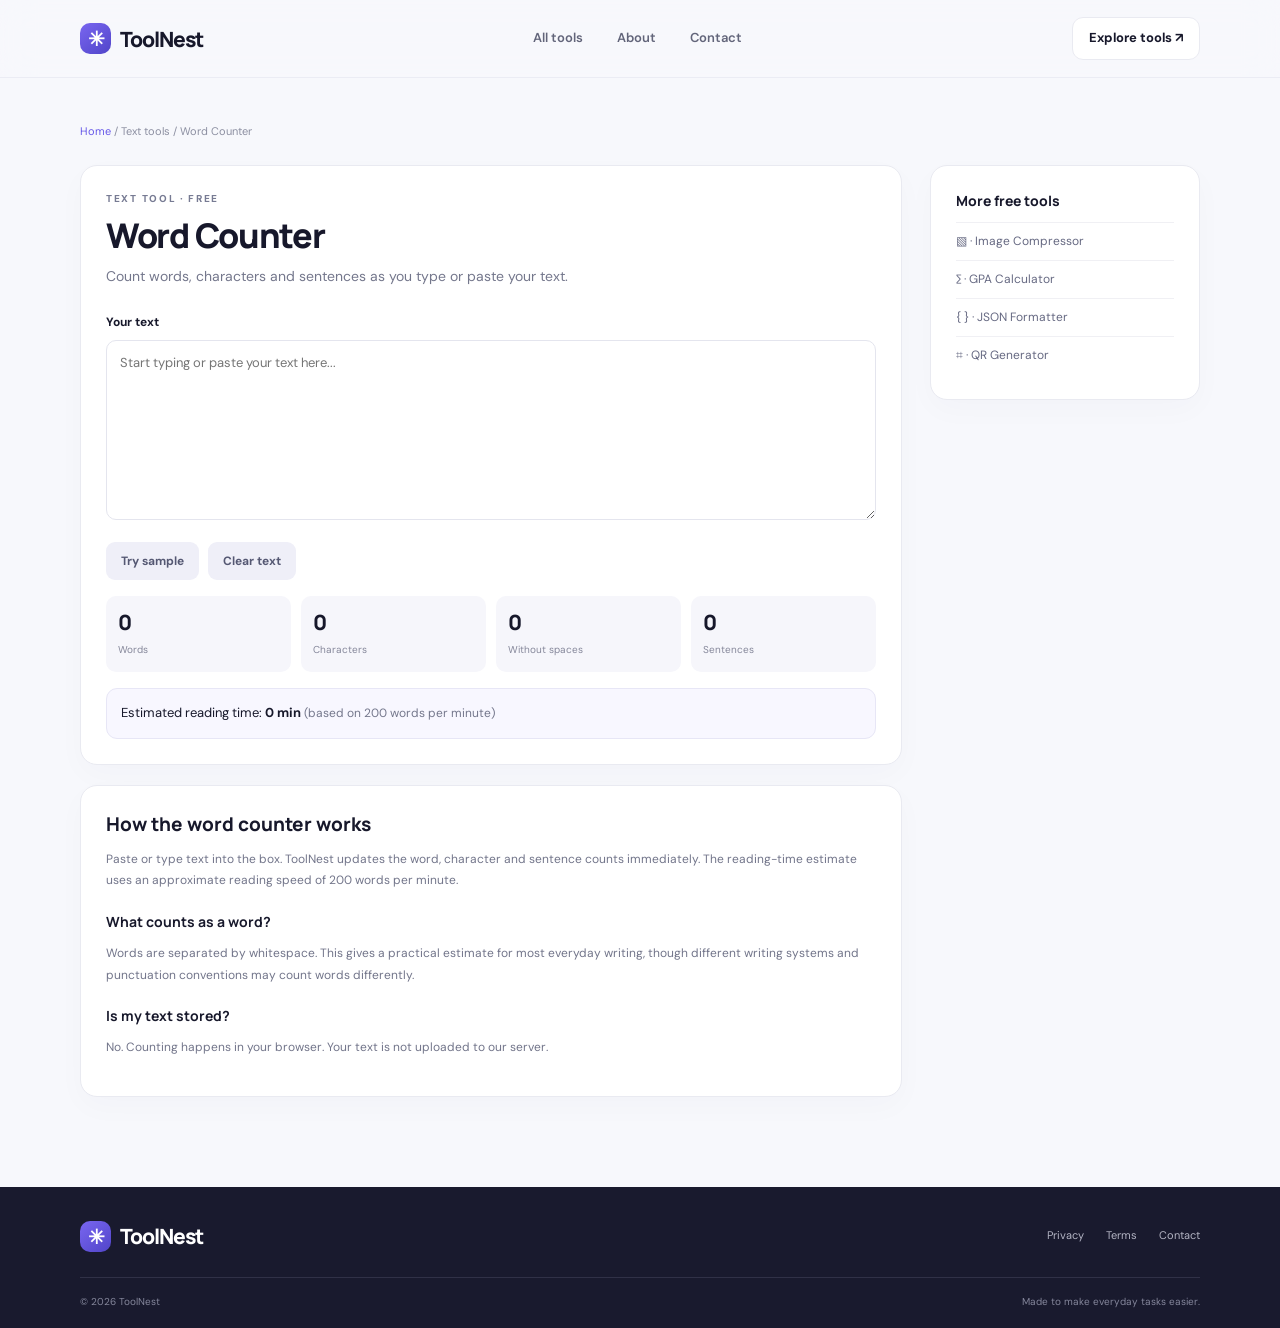
<file: toolnest-site/tools/word-counter.html>
<!doctype html><html lang="en"><head><meta charset="utf-8"><meta name="viewport" content="width=device-width,initial-scale=1"><meta name="description" content="Free online word counter. Count words, characters, sentences and estimated reading time instantly."><title>Free Word Counter & Character Counter | ToolNest</title><link rel="stylesheet" href="../assets/styles.css"><link rel="icon" href="../assets/favicon.svg"><link rel="canonical" href="https://YOUR-DOMAIN.example/tools/word-counter.html"></head><body><header class="site-header"><a class="brand" href="../index.html"><span class="brand-mark">✳</span> ToolNest</a><nav><a href="../index.html#tools">All tools</a><a href="../about.html">About</a><a href="../contact.html">Contact</a></nav><a class="nav-cta" href="../index.html#tools">Explore tools ↗</a><button class="menu-toggle">☰</button></header><main class="tool-main wrap"><div class="breadcrumbs"><a href="../index.html">Home</a> / Text tools / Word Counter</div><div class="tool-layout"><div><section class="tool-panel"><div class="eyebrow">TEXT TOOL · FREE</div><h1 class="tool-title">Word Counter</h1><p class="tool-intro">Count words, characters and sentences as you type or paste your text.</p><label class="form-label" for="textInput">Your text</label><textarea class="textarea" id="textInput" placeholder="Start typing or paste your text here..."></textarea><div class="button-row"><button class="btn secondary" id="sampleText">Try sample</button><button class="btn secondary" id="clearText">Clear text</button></div><div class="stats-grid"><div class="stat"><b id="words">0</b><span>Words</span></div><div class="stat"><b id="characters">0</b><span>Characters</span></div><div class="stat"><b id="noSpaces">0</b><span>Without spaces</span></div><div class="stat"><b id="sentences">0</b><span>Sentences</span></div></div><div class="result">Estimated reading time: <b id="reading">0 min</b> <span class="muted">(based on 200 words per minute)</span></div></section><section class="content-panel"><h2>How the word counter works</h2><p>Paste or type text into the box. ToolNest updates the word, character and sentence counts immediately. The reading-time estimate uses an approximate reading speed of 200 words per minute.</p><h3>What counts as a word?</h3><p>Words are separated by whitespace. This gives a practical estimate for most everyday writing, though different writing systems and punctuation conventions may count words differently.</p><h3>Is my text stored?</h3><p>No. Counting happens in your browser. Your text is not uploaded to our server.</p></section></div><aside class="side-panel"><h3>More free tools</h3><a href="image-compressor.html">▧ · Image Compressor</a><a href="cgpa-calculator.html">∑ · GPA Calculator</a><a href="json-formatter.html">{ } · JSON Formatter</a><a href="qr-generator.html">⌗ · QR Generator</a></aside></div></main><footer class="footer"><div class="wrap footer-top"><a class="brand" href="../index.html"><span class="brand-mark">✳</span> ToolNest</a><div class="footer-links"><a href="../privacy.html">Privacy</a><a href="../terms.html">Terms</a><a href="../contact.html">Contact</a></div></div><div class="wrap footer-bottom"><span>© <span id="year"></span> ToolNest</span><span>Made to make everyday tasks easier.</span></div></footer><script src="../assets/app.js"></script><script src="../assets/tool.js"></script></body></html>
</file>
<file: toolnest-site/assets/styles.css>
@import url('https://fonts.googleapis.com/css2?family=DM+Sans:wght@400;500;600;700&family=Manrope:wght@400;500;600;700;800&display=swap');
:root{--ink:#17182b;--muted:#74778c;--line:#e9eaf1;--paper:#f7f8fc;--white:#fff;--purple:#6759e8;--purple2:#8d72f4;--mint:#dff7ed;--shadow:0 18px 55px rgba(35,34,75,.08)}*{box-sizing:border-box}html{scroll-behavior:smooth}body{margin:0;background:var(--paper);color:var(--ink);font-family:'DM Sans',sans-serif;font-size:15px;line-height:1.6}a{color:inherit;text-decoration:none}.wrap{width:min(1120px,calc(100% - 48px));margin-inline:auto}.site-header{height:78px;padding:0 max(24px,calc((100% - 1120px)/2));display:flex;align-items:center;justify-content:space-between;background:rgba(247,248,252,.88);backdrop-filter:blur(16px);position:sticky;top:0;z-index:10;border-bottom:1px solid rgba(231,232,241,.7)}.brand{font:800 21px Manrope,sans-serif;letter-spacing:-1px;display:flex;align-items:center;gap:9px}.brand-mark{display:grid;place-items:center;width:31px;height:31px;border-radius:10px;color:white;background:linear-gradient(140deg,#7966f0,#5145c9);font-size:20px}.site-header nav{display:flex;gap:34px;color:#62657a;font-size:13px;font-weight:600}.site-header nav a:hover,.footer a:hover{color:var(--purple)}.nav-cta{font-size:13px;font-weight:700;background:white;border:1px solid var(--line);padding:10px 16px;border-radius:11px}.nav-cta span{color:var(--purple);margin-left:8px}.menu-toggle{display:none;background:none;border:0;font-size:23px}.hero{min-height:510px;display:grid;grid-template-columns:1fr 1fr;align-items:center;gap:45px;padding-top:54px;padding-bottom:44px}.eyebrow{font-size:10px;font-weight:800;letter-spacing:1.7px;color:#777b93}.pulse{display:inline-block;width:7px;height:7px;background:#56c79a;border-radius:50%;margin-right:7px;box-shadow:0 0 0 4px #ddf6eb}.hero h1{font:800 clamp(43px,5vw,64px)/1.09 Manrope,sans-serif;letter-spacing:-3.5px;margin:22px 0 18px}.gradient-text{background:linear-gradient(100deg,#6657df,#a06eea);background-clip:text;color:transparent}.hero-lede{font-size:16px;color:var(--muted);max-width:480px;line-height:1.8}.hero-actions{display:flex;align-items:center;gap:25px;margin-top:28px}.button{display:inline-flex;align-items:center;gap:24px;padding:13px 19px;border-radius:11px;font-weight:700;font-size:13px;transition:.2s}.button:hover{transform:translateY(-2px)}.primary{background:var(--purple);color:white;box-shadow:0 9px 22px #6759e83b}.primary span,.dark span{font-size:18px}.text-link{font-size:13px;font-weight:700}.text-link span{color:var(--purple);margin-left:5px}.trust-row{display:flex;gap:18px;margin-top:30px;color:#83869a;font-size:11px}.trust-row span:first-letter{color:#40b989}.hero-art{height:390px;position:relative;display:grid;place-items:center}.orbit{position:absolute;border:1px solid #e6e5f5;border-radius:50%;transform:rotate(-25deg)}.orbit-one{width:340px;height:240px}.orbit-two{width:440px;height:315px}.center-tile{width:155px;height:155px;border-radius:35px;background:linear-gradient(145deg,#7669ee,#5549c8);box-shadow:0 25px 55px #6759e84a;display:flex;flex-direction:column;align-items:center;justify-content:center;color:white;transform:rotate(-7deg);z-index:2}.center-tile span{font-size:35px}.center-tile b{font:800 17px/1.25 Manrope;text-align:center}.float-card{position:absolute;z-index:3;display:flex;align-items:center;gap:11px;background:white;padding:13px 15px;border:1px solid #efeff6;border-radius:15px;box-shadow:var(--shadow);min-width:180px}.float-card b{display:block;font:700 12px Manrope}.float-card small{display:block;color:#9294a6;font-size:10px}.card-a{top:52px;left:8px;transform:rotate(-5deg)}.card-b{top:68px;right:0;transform:rotate(5deg)}.card-c{bottom:49px;left:50px;transform:rotate(4deg)}.mini-icon{width:34px;height:34px;border-radius:10px;display:grid;place-items:center;font-weight:800}.purple{background:#eeeaff;color:#7463e7}.mint{background:#e2f8ee;color:#32a77a}.yellow{background:#fff3d9;color:#d69a29}.tiny-check{margin-left:auto;color:#3bb98b}.spark{position:absolute;color:#a18ff1;font-size:30px}.spark-one{top:27px;right:100px}.spark-two{bottom:52px;right:54px;font-size:23px}.search-section{padding:0 0 75px;max-width:790px}.searchbox{height:58px;border-radius:14px;background:white;border:1px solid #e9eaf1;box-shadow:0 10px 30px #25234d0a;display:flex;align-items:center;padding:0 17px;gap:12px}.searchbox>span{font-size:27px;color:#8c8fa2}.searchbox input{border:0;outline:0;flex:1;min-width:0;font:14px 'DM Sans';color:var(--ink)}.searchbox input::placeholder{color:#a2a4b2}.searchbox kbd{font:10px 'DM Sans';color:#a1a3b2;border:1px solid #e8e9ef;border-radius:5px;padding:4px 6px}.quick-tags{display:flex;gap:8px;align-items:center;flex-wrap:wrap;margin-top:13px;font-size:11px;color:#999bac}.quick-tags button{border:0;background:#eeeff7;color:#6e7186;border-radius:20px;padding:5px 10px;font:600 10px 'DM Sans';cursor:pointer}.tools-section{padding-bottom:100px}.section-heading{display:flex;justify-content:space-between;align-items:end;margin-bottom:25px}.section-heading h2,.why-section h2,.cta h2{font:800 clamp(29px,3vw,38px)/1.2 Manrope;letter-spacing:-1.6px;margin:10px 0}.section-heading p,.cta p{color:var(--muted);margin:0;font-size:13px}.tool-count{font-size:10px;letter-spacing:1.2px;color:#a0a2b0;font-weight:700;padding-bottom:8px}.category-tabs{display:flex;gap:7px;margin-bottom:20px;flex-wrap:wrap}.category-tabs button{border:1px solid #e9eaf1;background:transparent;color:#777a8e;border-radius:9px;padding:8px 14px;font:600 11px 'DM Sans';cursor:pointer}.category-tabs button.active,.category-tabs button:hover{background:#ebe9ff;color:#6153d7;border-color:#ebe9ff}.tool-grid{display:grid;grid-template-columns:repeat(3,1fr);gap:15px}.tool-card{background:white;border:1px solid #ececf3;border-radius:17px;padding:22px;min-height:230px;display:flex;flex-direction:column;transition:.22s}.tool-card:hover{transform:translateY(-4px);box-shadow:var(--shadow);border-color:#dcd8ff}.tool-icon{width:44px;height:44px;border-radius:13px;display:grid;place-items:center;font:800 19px Manrope;margin-bottom:18px}.icon-purple{background:#efedff;color:#7566e8}.icon-mint{background:#e3f8ef;color:#32a67b}.icon-yellow{background:#fff4dc;color:#d59b2f}.icon-blue{background:#e7f2ff;color:#4284c8}.icon-pink{background:#ffedf5;color:#d46b9b}.card-meta{display:flex;justify-content:space-between;font-size:9px;letter-spacing:1.1px;font-weight:800;color:#9b9daf}.free-pill{color:#43a982;background:#e9f8f1;border-radius:5px;padding:3px 6px;font-size:8px}.tool-card h3{font:750 17px Manrope;letter-spacing:-.4px;margin:9px 0 6px}.tool-card p{font-size:12px;color:#818497;margin:0 0 18px;line-height:1.65}.card-bottom{display:flex;justify-content:space-between;align-items:center;margin-top:auto;border-top:1px solid #f0f0f5;padding-top:13px;font-size:11px;font-weight:700}.card-bottom b{font-size:17px;color:var(--purple)}.no-results{color:var(--muted);padding:30px;text-align:center}.why-section{background:#eeeff8;padding:75px 0}.why-inner{display:grid;grid-template-columns:1fr 1.2fr;gap:100px;align-items:center}.why-section h2{font-size:39px}.why-inner>div:first-child>p{color:#777a8e;font-size:13px;max-width:350px;line-height:1.8}.benefits{display:grid;grid-template-columns:1fr 1fr;gap:26px}.benefits>div{border-top:1px solid #d9dbe8;padding-top:14px}.benefits span{display:block;color:#8e82e9;font-size:10px;font-weight:800;margin-bottom:10px}.benefits b{font:700 13px Manrope}.benefits p{font-size:11px;color:#83869a;line-height:1.7;margin:6px 0 0}.cta{padding-top:65px;padding-bottom:65px;display:flex;align-items:center;justify-content:space-between}.cta h2{font-size:30px}.dark{background:#1d1d32;color:white}.footer{background:#191a2e;color:#fff;padding:34px 0 18px}.footer-top{display:flex;align-items:center;gap:25px;padding-bottom:25px}.footer-top p{color:#a3a5b8;font-size:11px}.footer-links{margin-left:auto;display:flex;gap:22px;color:#b4b5c4;font-size:11px}.footer-bottom{border-top:1px solid #303147;padding-top:16px;display:flex;justify-content:space-between;color:#85879c;font-size:10px}
/* Tool pages */
.tool-main{padding:45px 0 90px;min-height:65vh}.breadcrumbs{font-size:11px;color:#8c8fa1;margin-bottom:24px}.breadcrumbs a{color:#6759e8}.tool-layout{display:grid;grid-template-columns:minmax(0,1fr) 270px;gap:28px;align-items:start}.tool-panel,.side-panel,.content-panel{background:#fff;border:1px solid var(--line);border-radius:17px;padding:25px;box-shadow:0 10px 30px #25234d06}.tool-title{font:800 34px/1.2 Manrope;letter-spacing:-1.3px;margin:8px 0 10px}.tool-intro{color:var(--muted);font-size:14px;margin:0 0 25px}.form-label{font-size:12px;font-weight:700;display:block;margin:0 0 8px}.field,.textarea{width:100%;border:1px solid #e4e5ee;border-radius:10px;padding:12px 13px;font:13px 'DM Sans';outline:none;background:white;color:var(--ink)}.field:focus,.textarea:focus{border-color:#9286ef;box-shadow:0 0 0 3px #7566e81a}.textarea{min-height:180px;resize:vertical;line-height:1.6}.button-row{display:flex;gap:9px;flex-wrap:wrap;margin-top:15px}.btn{border:0;border-radius:9px;padding:11px 15px;background:var(--purple);color:white;font:700 12px 'DM Sans';cursor:pointer}.btn.secondary{background:#efeff8;color:#555873}.btn:disabled{opacity:.45;cursor:not-allowed}.result{margin-top:16px;border:1px solid #e7e6f6;background:#f8f7ff;border-radius:11px;padding:14px;font-size:13px;overflow-wrap:anywhere}.result.error{background:#fff5f5;border-color:#f4dede;color:#ad4141}.muted{color:var(--muted);font-size:12px}.dropzone{border:1.5px dashed #c9c6ed;background:#faf9ff;border-radius:13px;padding:28px;text-align:center;cursor:pointer}.dropzone strong{display:block;margin:7px 0;font-size:13px}.dropzone span{font-size:11px;color:#898ba0}.dropzone input{display:none}.stats-grid{display:grid;grid-template-columns:repeat(4,1fr);gap:10px;margin-top:16px}.stat{background:#f6f6fb;border-radius:10px;padding:12px}.stat b{display:block;font:800 21px Manrope}.stat span{font-size:10px;color:#85879a}.side-panel h3{font:750 14px Manrope;margin:0 0 12px}.side-panel a{display:block;color:#666982;font-size:12px;padding:9px 0;border-top:1px solid #f0f0f4}.side-panel a:hover{color:var(--purple)}.side-panel p{font-size:11px;color:#8a8c9e;line-height:1.7}.content-panel{margin-top:20px}.content-panel h2{font:750 19px Manrope;margin:0 0 10px}.content-panel h3{font:700 14px Manrope;margin:20px 0 7px}.content-panel p,.content-panel li{font-size:12px;color:#72758a;line-height:1.8}.content-panel ul{padding-left:20px}.file-preview{max-width:100%;max-height:240px;object-fit:contain;border-radius:9px;margin-top:15px}.range-row{display:flex;align-items:center;gap:12px}.range-row input{flex:1}.range-row output{font-weight:700;font-size:12px;min-width:40px}.course-row{display:grid;grid-template-columns:1fr 100px 110px 35px;gap:8px;margin-bottom:9px}.course-row .field{min-width:0}.remove-row{border:0;background:#fff0f0;color:#c45d5d;border-radius:8px;font-size:16px;cursor:pointer}.qr-output{display:grid;place-items:center;padding:18px;background:#f8f8fc;border-radius:12px;margin-top:15px;min-height:160px}.qr-output canvas,.qr-output img{max-width:100%}.tool-page-footer{margin-top:35px;font-size:11px;color:#999bac}.legal{max-width:780px;margin:45px auto 90px;padding:0 24px}.legal h1{font:800 36px Manrope;letter-spacing:-1px}.legal h2{font:750 19px Manrope;margin-top:28px}.legal p,.legal li{font-size:13px;color:#74778c;line-height:1.9}.notice{font-size:11px;color:#888ba0;background:#f5f5fa;border-radius:9px;padding:12px;margin-top:15px}
@media(max-width:800px){.site-header nav,.nav-cta{display:none}.menu-toggle{display:block}.site-header.nav-open nav{display:flex;position:absolute;top:77px;left:0;right:0;padding:20px 24px;background:white;flex-direction:column;gap:15px;border-bottom:1px solid var(--line)}.hero{grid-template-columns:1fr;padding-top:55px;gap:0}.hero-art{height:310px;transform:scale(.88);margin-top:5px}.search-section{padding-bottom:55px}.tool-grid{grid-template-columns:repeat(2,1fr)}.why-inner{grid-template-columns:1fr;gap:35px}.tool-layout{grid-template-columns:1fr}.side-panel{order:2}.tool-panel{padding:20px}.tool-title{font-size:29px}.footer-top{flex-wrap:wrap}.footer-links{width:100%;margin-left:0}.tool-count{display:none}}
@media(max-width:520px){.wrap{width:calc(100% - 32px)}.hero h1{font-size:43px;letter-spacing:-2.5px}.hero-art{transform:scale(.73);margin:-20px -50px -15px}.trust-row{gap:10px;font-size:9px}.searchbox kbd{display:none}.quick-tags{gap:6px}.section-heading h2{font-size:28px}.tool-grid{grid-template-columns:1fr}.tool-card{min-height:205px}.benefits{grid-template-columns:1fr 1fr;gap:18px}.cta{align-items:flex-start;flex-direction:column;gap:20px}.footer-bottom{gap:8px;flex-direction:column}.stats-grid{grid-template-columns:repeat(2,1fr)}.course-row{grid-template-columns:1fr 75px 85px 30px;gap:5px}.course-row .field{padding:10px 7px;font-size:11px}}
.tool-card[hidden]{display:none}
</file>
